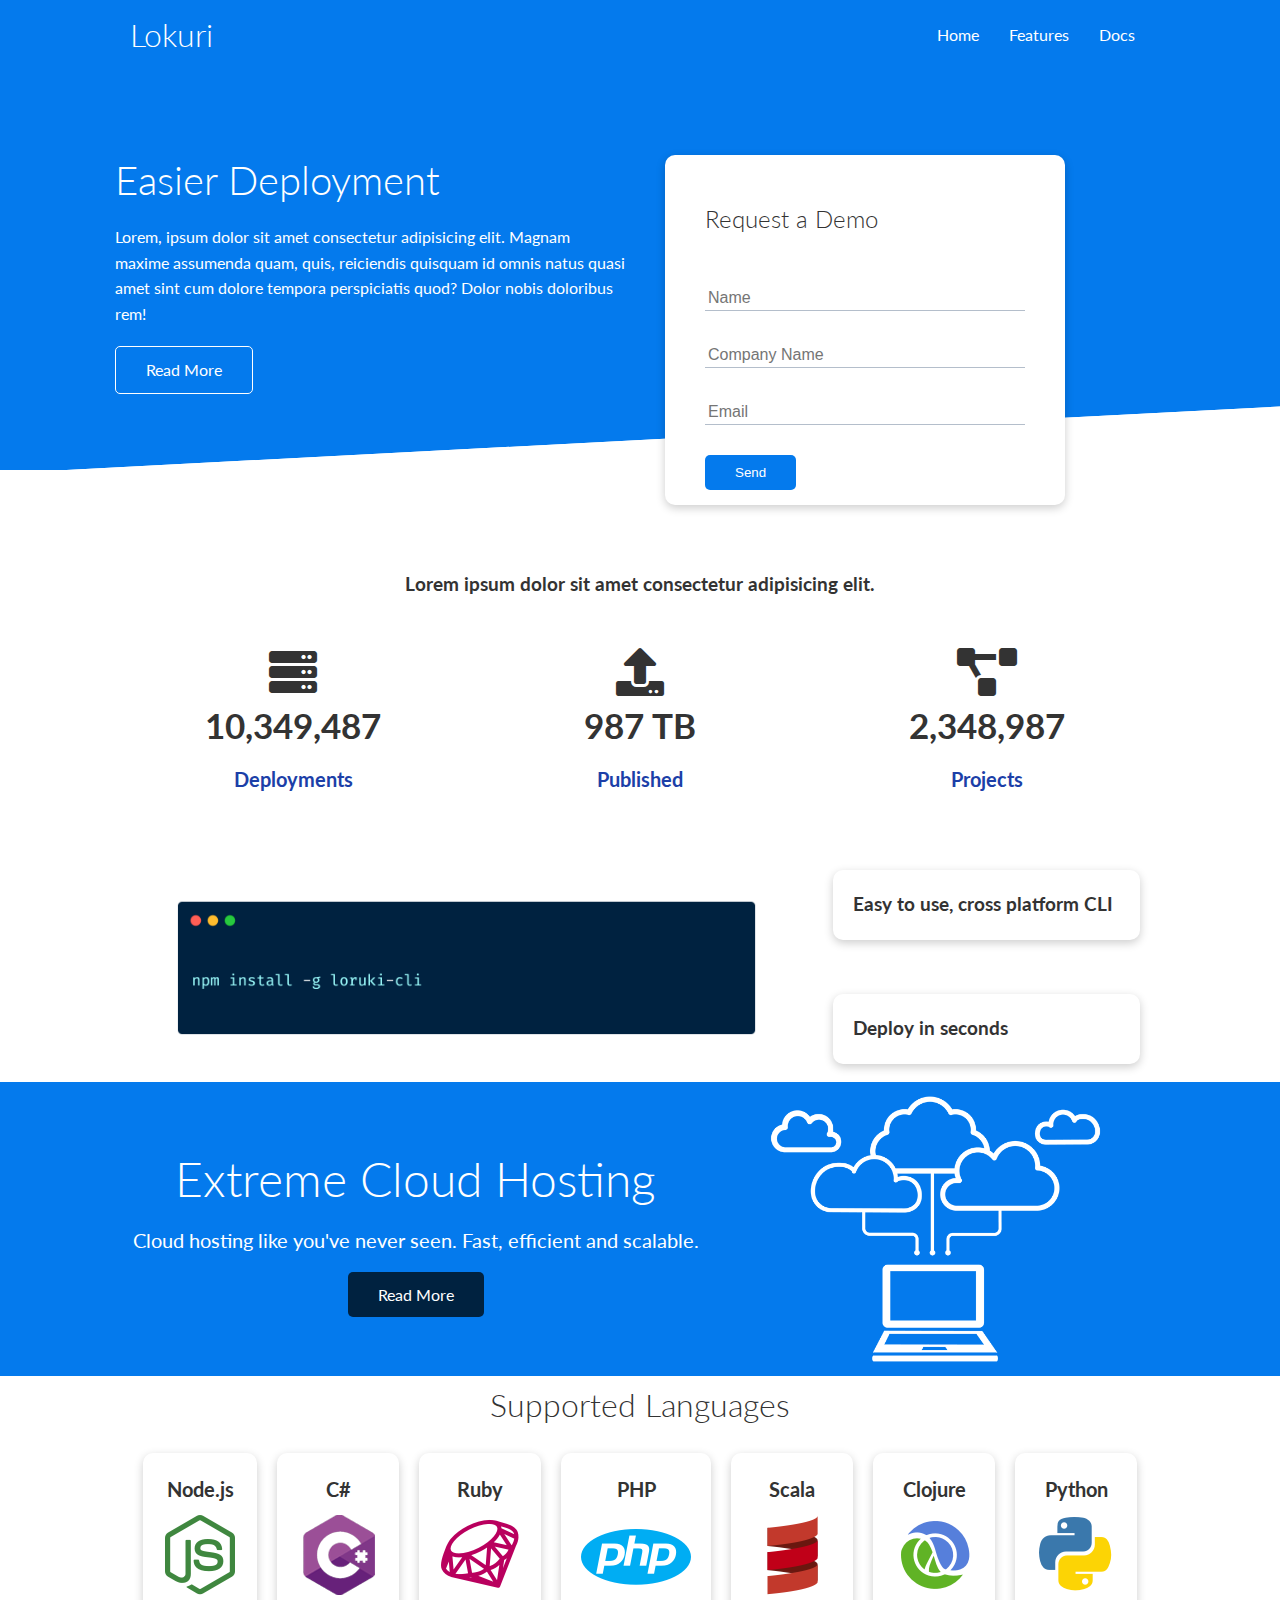
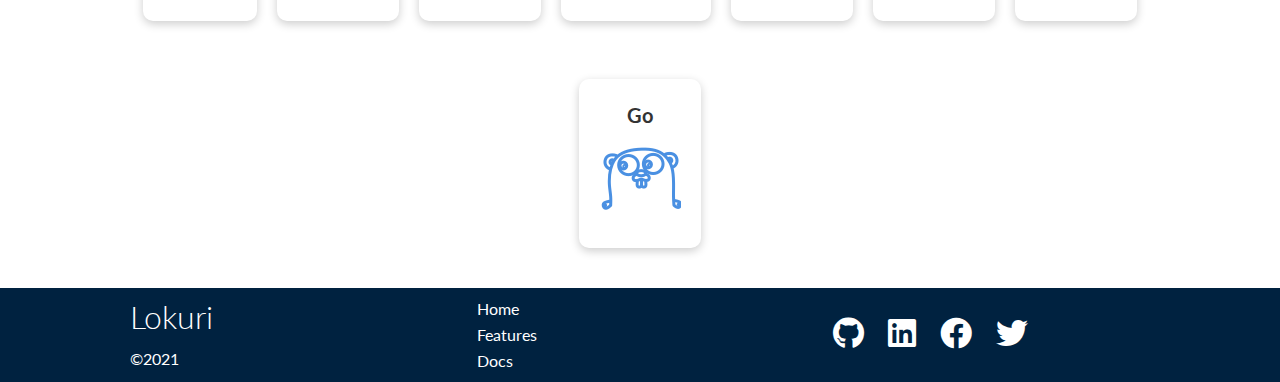
<file: index.html>
<!DOCTYPE html>
<html lang="en">
<head>
    <meta charset="UTF-8">
    <meta name="viewport" content="width=device-width, initial-scale=1.0">
    <link rel="stylesheet" href="https://cdnjs.cloudflare.com/ajax/libs/font-awesome/5.15.1/css/all.min.css">
    <link rel="preconnect" href="https://fonts.gstatic.com">
    <link href="https://fonts.googleapis.com/css2?family=Lato:wght@300;400&display=swap" rel="stylesheet">
    <link rel="stylesheet" href="css/utilities.css">
    <link rel="stylesheet" href="css/style.css">
    <title>Responsive Website Template</title>
</head>
<body>
    <!-- Nav bar -->
    <div class="navbar">
     <div class="container flex">
       <h1 class="logo">Lokuri</h1>   
       <nav>
          <ul>
            <li><a href="index.html">Home</a></li>
            <li><a href="features.html">Features</a></li>
            <li><a href="docs.html">Docs</a></li>
          </ul>
       </nav>
     </div>
    </div>
    <!-- top-section -->
    <section class="top-section">
        <div class="container grid">
            <div class="top-section-text">
                <h1>Easier Deployment</h1>
                <p>Lorem, ipsum dolor sit amet consectetur adipisicing elit. Magnam maxime assumenda quam, quis, reiciendis quisquam id omnis natus quasi amet sint cum dolore tempora perspiciatis quod? Dolor nobis doloribus rem!</p>
                <a href="features.html" class="btn btn-outline">Read More</a>
            </div>
        <div class="top-section-form card">
          <h2>Request a Demo</h2>
       <form name="contact" method="POST" netlify-honeypot="bot-field" data-netlify="true">
          <input type="hidden" name="form-name" value="contact">
          <p class="hidden">
            <label>Don’t fill this out if you’re human: <input name="bot-field" /></label>
          </p>
          <div class="form-control">
              <input type="text" name="name" placeholder="Name" required>
          </div>
          <div class="form-control">
              <input type="text" name="company" placeholder="Company Name" required>
          </div>
          <div class="form-control">
                <input type="email" name="email" placeholder="Email" required>
          </div>
          <input type="submit" value="Send" class="btn btn-primary">
        </form>
        </div>
      </div>
    </section>

    <!-- Stats -->
    <section class="stats">
      <div class="container">
        <h3 class="stats-heading text-center my-1">Lorem ipsum dolor sit amet consectetur adipisicing elit. </h3>
        <div class="grid grid-3 text-center my-4">
          <div>
            <i class="fas fa-server fa-3x"></i>
            <h3>10,349,487</h3>
            <p class="text-secondary">Deployments</p>
          </div>
          <div>
            <i class="fas fa-upload fa-3x"></i>
            <h3>987 TB</h3>
            <p class="text-secondary">Published</p> 
          </div>
          <div>
            <i class="fas fa-project-diagram fa-3x"></i>
            <h3>2,348,987</h3>
            <p class="text-secondary">Projects</p>
          </div>
        </div>
      </div>
    </section>
    <!-- Cli -->
    <section class="cli">
        <div class="container grid">
            <img src="images/cli.png" alt="Safari browser illustration">
            <div class="card">
                <h3>Easy to use, cross platform CLI</h3>
            </div>
            <div class="card">
                <h3>Deploy in seconds</h3>
            </div>
        </div>
    </section>

    <!-- Cloud -->
    <section class="cloud bg-primary my2 py2">
      <div class="container grid">
        <div class="text-center">
          <h2 class="lg">Extreme Cloud Hosting</h2>  
          <p class="lead my-1">Cloud hosting like you've never seen. Fast, efficient and scalable.</p>
          <a href="features.html" class="btn btn-dark">Read More</a>
        </div>
        <img src="images/cloud.png" alt="">
      </div>    
    </section>

    <!-- Languages -->
    <section class="languages">
        <h2 class="md text-center my2">Supported Languages</h2>
        <div class="container flex">
            <div class="card">
                <h4>Node.js</h4>
                <img src="images/logos/node.png" alt="node.js icon">
            </div>
            <div class="card">
                <h4>C#</h4>
                <img src="images/logos/csharp.png" alt="C# icon">
            </div>
            <div class="card">
                <h4>Ruby</h4>
                <img src="images/logos/ruby.png" alt="Ruby icon">
            </div>
            <div class="card">
                <h4>PHP</h4>
                <img src="images/logos/php.png" alt="PHP icon">
            </div>
            <div class="card">
                <h4>Scala</h4>
                <img src="images/logos/scala.png" alt="Scala icon">
            </div>
            <div class="card">
                <h4>Clojure</h4>
                <img src="images/logos/clojure.png" alt="Clojure icon">
            </div>
            <div class="card">
                <h4>Python</h4>
                <img src="images/logos/python.png" alt="Python icon">
            </div>
            <div class="card">
                <h4>Go</h4>
                <img src="images/logos/go.png" alt="Go icon">
            </div>
        </div>
    </section>

    <!-- Footer -->
    <footer class="footer bg-dark">
        <div class="container grid grid-3">
          <div>
            <h1>Lokuri</h1>
            <p>&copy2021</p>
          </div>
          <nav>
            <ul>
              <li><a href="index.html">Home</a></li>
              <li><a href="features.html">Features</a></li>
              <li><a href="docs.html">Docs</a></li>
            </ul>
          </nav> 
          <div class="social">
              <a href="#"><i class="fab fa-github fa-2x"></i></a>
              <a href="#"><i class="fab fa-linkedin fa-2x"></i></a>
              <a href="#"><i class="fab fa-facebook fa-2x"></i></a>
              <a href="#"><i class="fab fa-twitter fa-2x"></i></a>
          </div>
        </div>
    </footer>

</body>
</html>
</file>
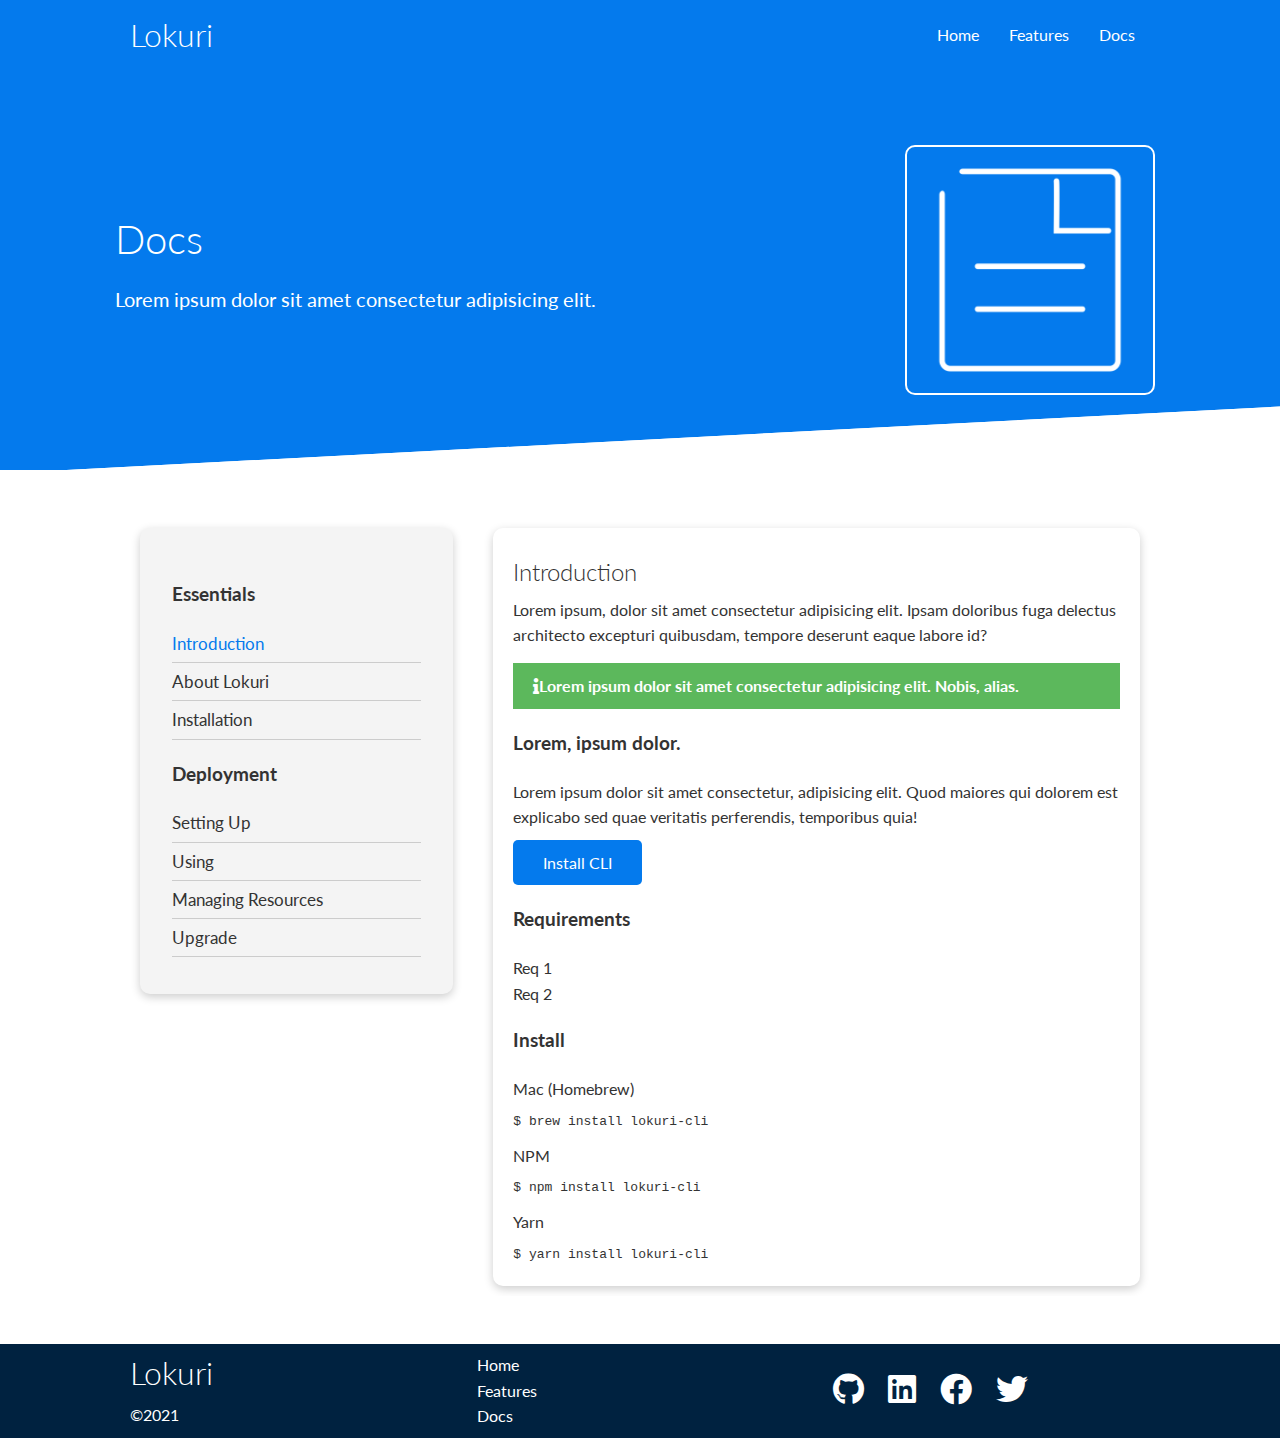
<file: docs.html>
<!DOCTYPE html>
<html lang="en">
<head>
    <meta charset="UTF-8">
    <meta name="viewport" content="width=device-width, initial-scale=1.0">
    <link rel="stylesheet" href="https://cdnjs.cloudflare.com/ajax/libs/font-awesome/5.15.1/css/all.min.css">
    <link rel="preconnect" href="https://fonts.gstatic.com">
    <link href="https://fonts.googleapis.com/css2?family=Lato:wght@300;400&display=swap" rel="stylesheet">
    <link rel="stylesheet" href="css/utilities.css">
    <link rel="stylesheet" href="css/style.css">
    <title>Responsive Website Template</title>
</head>
<body>
  <!-- Nav bar -->
  <div class="navbar">
     <div class="container flex">
       <h1 class="logo">Lokuri</h1>   
       <nav>
          <ul>
            <li><a href="index.html">Home</a></li>
            <li><a href="features.html">Features</a></li>
            <li><a href="docs.html">Docs</a></li>
          </ul>
       </nav>
     </div>
    </div>

  <!-- Head -->
  <section class="top-section bg-primary py3">
    <div class="container grid">
      <div class="top-section-text">
        <h1 class="xl">Docs</h1>
        <p class="lead">Lorem ipsum dolor sit amet consectetur adipisicing elit.</p>
      </div>
        <img src="images/docs.png" alt="server illustration">
    </div>
  </section>
  <!-- Docs Main -->
  <section class="docs-main my-4">
    <div class="container grid">
      <div class="card bg-light p-3">
        <h3 class="my-2">Essentials</h3>
        <nav>
          <ul>
            <li><a class="text-primary" href="#">Introduction</a></li>
            <li><a href="#">About Lokuri</a></li>
            <li><a href="#">Installation</a></li>
          </ul>
        </nav>
        <h3 class="my-2">Deployment</h3>
        <nav>
          <ul>
            <li><a href="#">Setting Up</a></li>
            <li><a href="#">Using</a></li>
            <li><a href="#">Managing Resources</a></li>
            <li><a href="#">Upgrade</a></li>
          </ul>
        </nav>
      </div>
      <div class="card">
        <h2>Introduction</h2>
        <p>Lorem ipsum, dolor sit amet consectetur adipisicing elit. Ipsam doloribus fuga delectus architecto excepturi quibusdam, tempore deserunt eaque labore id?</p>
        <div class="alert alert-success">
          <i class="fas fa-info"></i>Lorem ipsum dolor sit amet consectetur adipisicing elit. Nobis, alias.</i>
        </div>
        <h3>Lorem, ipsum dolor.</h3>
        <p>Lorem ipsum dolor sit amet consectetur, adipisicing elit. Quod maiores qui dolorem est explicabo sed quae veritatis perferendis, temporibus quia!</p>
        <a href="#" class="btn btn-primary">Install CLI</a>
        
        <h3>Requirements</h3>
        <ul>
          <li>Req 1</li>
          <li>Req 2</li>
        </ul>
        
        <h3>Install</h3>
        <p>Mac (Homebrew)</p>
        <pre><code>$ brew install lokuri-cli</code></pre>
        <p>NPM</p>
        <pre><code>$ npm install lokuri-cli</code></pre>
        <p>Yarn</p>
        <pre><code>$ yarn install lokuri-cli</code></pre>
      </div>
    </div>
  </section>

    <!-- Footer -->
    <footer class="footer bg-dark">
        <div class="container grid grid-3">
          <div>
            <h1>Lokuri</h1>
            <p>&copy2021</p>
          </div>
          <nav>
            <ul>
              <li><a href="index.html">Home</a></li>
              <li><a href="features.html">Features</a></li>
              <li><a href="docs.html">Docs</a></li>
            </ul>
          </nav> 
          <div class="social">
              <a href="#"><i class="fab fa-github fa-2x"></i></a>
              <a href="#"><i class="fab fa-linkedin fa-2x"></i></a>
              <a href="#"><i class="fab fa-facebook fa-2x"></i></a>
              <a href="#"><i class="fab fa-twitter fa-2x"></i></a>
          </div>
        </div>
    </footer>

</body>
</html>
</file>
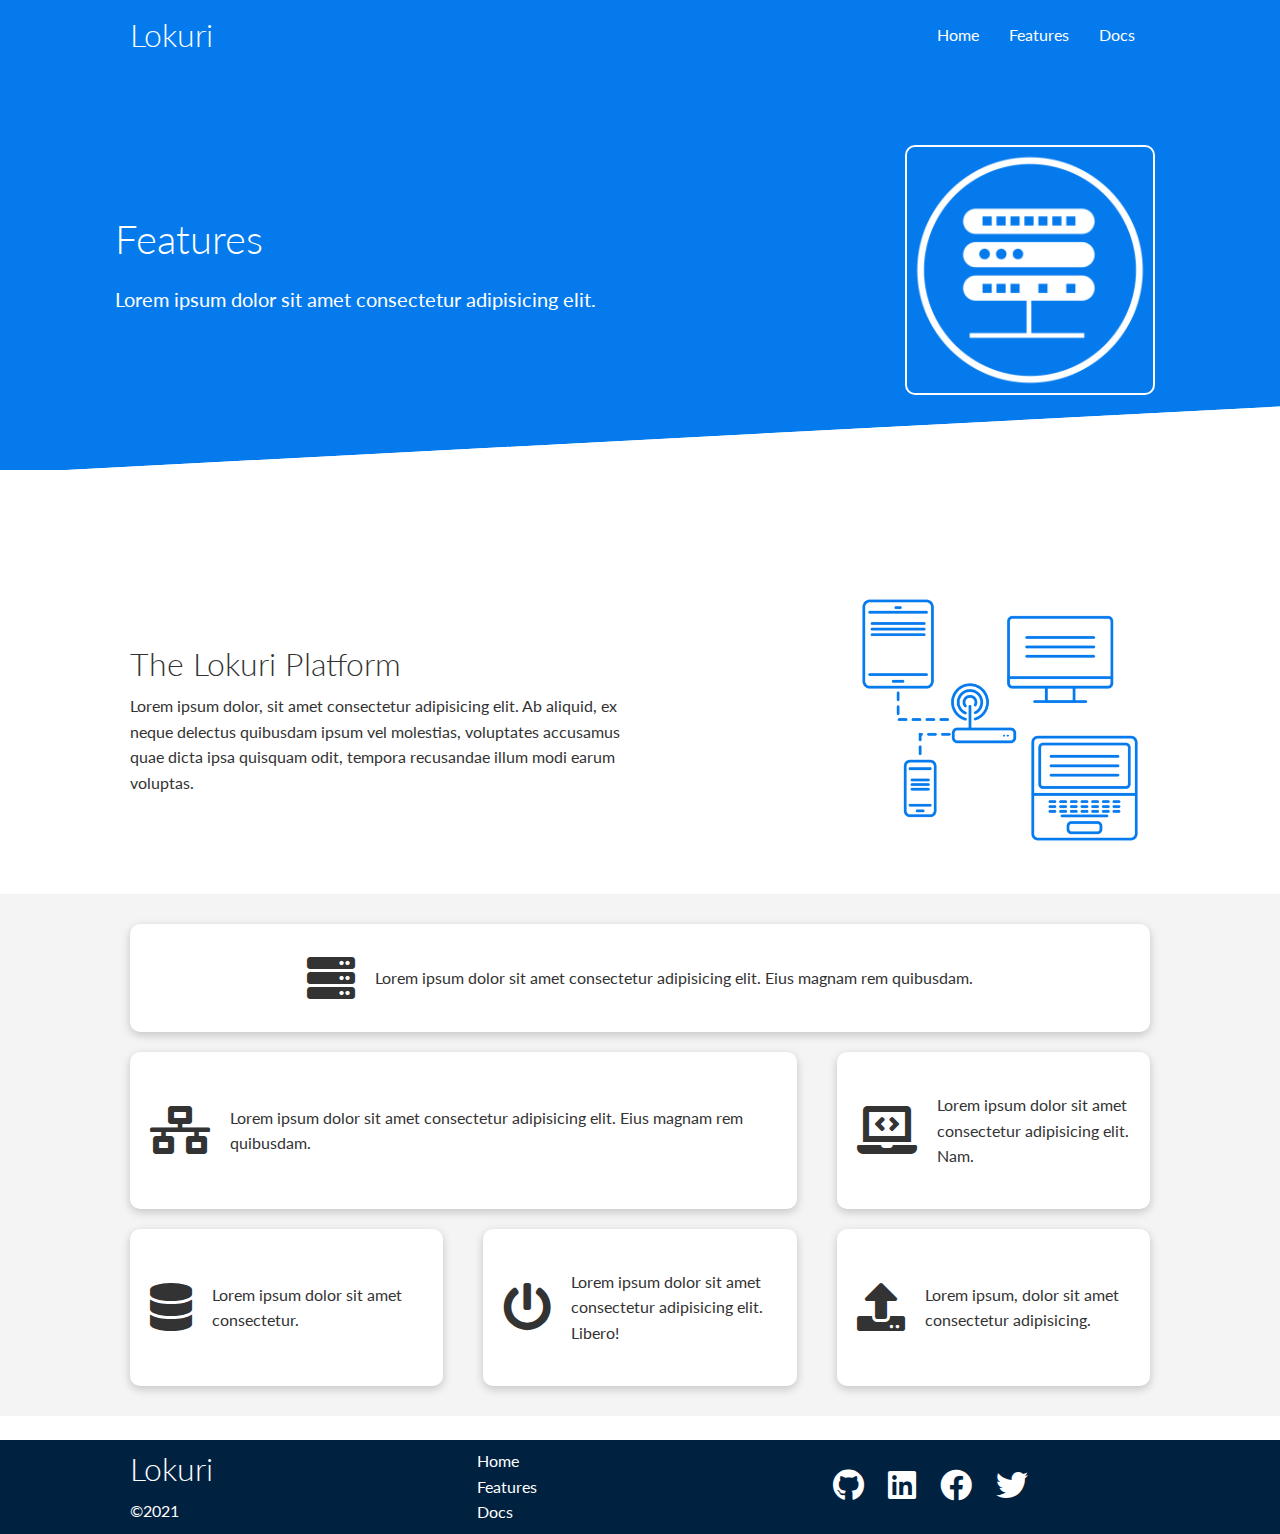
<file: features.html>
<!DOCTYPE html>
<html lang="en">
<head>
    <meta charset="UTF-8">
    <meta name="viewport" content="width=device-width, initial-scale=1.0">
    <link rel="stylesheet" href="https://cdnjs.cloudflare.com/ajax/libs/font-awesome/5.15.1/css/all.min.css">
    <link rel="preconnect" href="https://fonts.gstatic.com">
    <link href="https://fonts.googleapis.com/css2?family=Lato:wght@300;400&display=swap" rel="stylesheet">
    <link rel="stylesheet" href="css/utilities.css">
    <link rel="stylesheet" href="css/style.css">
    <title>Responsive Website Template</title>
</head>
<body>
    <!-- Nav bar -->
    <div class="navbar">
     <div class="container flex">
       <h1 class="logo">Lokuri</h1>   
       <nav>
          <ul>
            <li><a href="index.html">Home</a></li>
            <li><a href="features.html">Features</a></li>
            <li><a href="docs.html">Docs</a></li>
          </ul>
       </nav>
     </div>
    </div>

    <!-- Head -->
    <section class="top-section bg-primary py3">
      <div class="container grid">
        <div class="top-section-text">
          <h1 class="xl">Features</h1>
          <p class="lead">Lorem ipsum dolor sit amet consectetur adipisicing elit.</p>
        </div>
          <img src="images/server.png" alt="server illustration">
      </div>
    </section>

    <!-- Sub head -->
    <section class="features-sub-head py3">
      <div class="container grid">
        <div>
          <h1 class="md">The Lokuri Platform</h1>
          <p>Lorem ipsum dolor, sit amet consectetur adipisicing elit. Ab aliquid, ex neque delectus quibusdam ipsum vel molestias, voluptates accusamus quae dicta ipsa quisquam odit, tempora recusandae illum modi earum voluptas.</p>
        </div>
          <img src="images/server2.png" alt="server illustration">
      </div>
    </section>

    <!-- Features Main -->
    <section class="features-main bg-light my-2">
      <div class="container grid grid-3">
        <div class="card flex">
          <i class="fas fa-server fa-3x"></i>
          <p>Lorem ipsum dolor sit amet consectetur adipisicing elit. Eius magnam rem quibusdam.</p>
        </div>
        <div class="card flex">
          <i class="fas fa-network-wired fa-3x"></i>
          <p>Lorem ipsum dolor sit amet consectetur adipisicing elit. Eius magnam rem quibusdam.</p>
        </div>
        <div class="card flex">
          <i class="fas fa-laptop-code fa-3x"></i>
          <p>Lorem ipsum dolor sit amet consectetur adipisicing elit. Nam.</p>
        </div>
        <div class="card flex">
          <i class="fas fa-database fa-3x"></i>
          <p>Lorem ipsum dolor sit amet consectetur.</p>
        </div>
        <div class="card flex">
          <i class="fas fa-power-off fa-3x"></i>
          <p>Lorem ipsum dolor sit amet consectetur adipisicing elit. Libero!</p>
        </div>
        <div class="card flex">
          <i class="fas fa-upload fa-3x"></i>
          <p>Lorem ipsum, dolor sit amet consectetur adipisicing.</p>
        </div>
       
      </div>
    </section>

    <!-- Footer -->
    <footer class="footer bg-dark">
        <div class="container grid grid-3">
          <div>
            <h1>Lokuri</h1>
            <p>&copy2021</p>
          </div>
          <nav>
            <ul>
              <li><a href="index.html">Home</a></li>
              <li><a href="features.html">Features</a></li>
              <li><a href="docs.html">Docs</a></li>
            </ul>
          </nav> 
          <div class="social">
              <a href="#"><i class="fab fa-github fa-2x"></i></a>
              <a href="#"><i class="fab fa-linkedin fa-2x"></i></a>
              <a href="#"><i class="fab fa-facebook fa-2x"></i></a>
              <a href="#"><i class="fab fa-twitter fa-2x"></i></a>
          </div>
        </div>
    </footer>

</body>
</html>
</file>
<file: css/utilities.css>
/* Utilities */
.container {
  max-width: 1100px;
  margin: 0 auto;
  overflow: auto;
  padding: 0 40px;
}

.card {
  background-color: #ffffff;
  border-radius: 10px;
  box-shadow: 0 3px 10px rgba(0, 0, 0, 0.2);
  padding: 20px;
  margin: 10px;
  color: #333333;
}

.btn {
  display: inline-block;
  padding: 10px 30px;
  cursor: pointer;
  background-color: var(--primary-color);
  color: #ffffff;
  border: none;
  border-radius: 5px;
}

.btn-outline {
  background-color: transparent;
  border: 1px #ffffff solid;
}

.btn:hover {
  transform: scale(0.95);
}

/* Backgrounds and colored buttons */
.bg-primary,
.btn-primary {
  background-color: var(--primary-color);
  color: #ffffff;
}
.bg-secondary,
.btn-secondary {
  background-color: var(--secondary-color);
  color: #ffffff;
}
.bg-dark,
.btn-dark {
  background-color: var(--dark-color);
  color: #ffffff;
}
.bg-light,
.btn-light {
  background-color: var(--light-color);
  color: #333333;
}
.bg-primary a,
.btn-primary a,
.bg-secondary a,
.btn-second.bg-secondary a,
.bg-dark a,
.btn-dark a {
  color: #ffffff;
}

/* Text colors */
.text-primary {
  color: var(--primary-color);
}
.text-secondary {
  color: var(--secondary-color);
}
.text-dark {
  color: var(--dark-color);
}
.text-light {
  color: var(--light-color);
}

/* Text sizes */
.lead {
  font-size: 20px;
}
.sm {
  font-size: 1rem;
}
.md {
  font-size: 2rem;
}
.lg {
  font-size: 3rem;
}
.xl {
  font-size: 4rem;
}
.text-center {
  text-align: center;
}
/*alert */
.alert {
  background-color: var(--light-color);
  padding: 10px 20px;
  font-weight: bold;
  margin: 15px 0;
}
.alert-success {
  background-color: var(--success-color);
  color: #ffffff;
}
.alert-error {
  background-color: var(--error-color);
  color: #ffffff;
}
.flex {
  display: flex;
  justify-content: center;
  align-items: center;
  height: 100%;
}

.grid {
  display: grid;
  grid-template-columns: repeat(2, 1fr);
  gap: 20px;
  justify-content: center;
  align-items: center;
  height: 100%;
}

.grid-3 {
  grid-template-columns: repeat(3, 1fr);
  justify-content: space-between;
}

/* Margin */
.my-1 {
  margin: 1rem 0;
}
.my-2 {
  margin: 1.5rem 0;
}
.my-3 {
  margin: 2rem 0;
}
.my-4 {
  margin: 3rem 0;
}
.my-5 {
  margin: 4rem 0;
}

.m-1 {
  margin: 1rem;
}
.m-2 {
  margin: 1.5rem;
}
.m-3 {
  margin: 2rem;
}
.m-4 {
  margin: 3rem;
}
.m-5 {
  margin: 4rem;
}
/* Padding */
.py-1 {
  padding: 1rem 0;
}
.py-2 {
  padding: 1.5rem 0;
}
.py-3 {
  padding: 2rem 0;
}
.py-4 {
  padding: 3rem 0;
}
.py-5 {
  padding: 4rem 0;
}

.p-1 {
  padding: 1rem;
}
.p-2 {
  padding: 1.5rem;
}
.p-3 {
  padding: 2rem;
}
.p-4 {
  padding: 3rem;
}
.p-5 {
  padding: 4rem;
}
</file>
<file: css/style.css>
/* Global Styles */
:root {
  --primary-color: #047aed;
  --secondary-color: #1c3fa8;
  --dark-color: #002240;
  --light-color: #f4f4f4;
  --success-color: #5cb85c;
  --error-color: #d9534f;
}

* {
  box-sizing: border-box;
  padding: 0;
  margin: 0;
}

body {
  font-family: "Lato", sans-serif;
  color: #333333;
  line-height: 1.6;
}

ul {
  list-style-type: none;
}

a {
  text-decoration: none;
  color: #333333;
}

h1,
h2 {
  font-weight: 300;
  line-height: 1.2;
  margin: 10px 0;
}

p {
  margin: 10px 0;
}

img {
  width: 100%;
}

.hidden {
  visibility: hidden;
  height: 0;
}

/* Navbar */
.navbar {
  background-color: var(--primary-color);
  color: #ffffff;
  height: 70px;
  position: relative;
}

.navbar ul {
  display: flex;
}

.navbar a {
  color: #ffffff;
  padding: 10px;
  margin: 0 5px;
}

.navbar a:hover {
  border-bottom: 2px #ffffff solid;
}

.navbar .flex {
  justify-content: space-between;
}

/* top-section */

.top-section {
  height: 400px;
  background-color: var(--primary-color);
  color: #ffffff;
  position: relative;
  padding: 10px 0;
}

.top-section h1 {
  font-size: 40px;
}

.top-section p {
  margin: 20px 0;
}

.top-section .grid {
  overflow: visible;
  grid-template-columns: 50% 50%;
  gap: 30px;
}

.top-section-text {
  animation: slideInFromLeft 1s ease-in;
}

.top-section-form {
  position: relative;
  top: 60px;
  height: 350px;
  width: 400px;
  padding: 40px;
  z-index: 100;
  animation: slideInFromRight 1s ease-in;
}

.top-section-form .form-control {
  margin: 30px 0;
}

.top-section-form input[type="text"],
.top-section-form input[type="email"] {
  border: 0;
  border-bottom: 1px solid #b4becb;
  width: 100%;
  padding: 3px;
  font-size: 1rem;
}

.top-section-form input:focus {
  outline: none;
}

.top-section::before,
.top-section::after {
  content: "";
  position: absolute;
  height: 100px;
  bottom: -70px;
  right: 0;
  left: 0;
  background-color: #ffffff;
  transform: skewY(-3deg);
  -webkit-transform: skewY(-3deg);
  -moz-transform: skewY(-3deg);
  -ms-transform: skewY(-3deg);
}
.top-section img,
.top-section img {
  background-color: var(--primary-color);
  width: 250px;
  border: solid 2px #ffffff;
  border-radius: 10px;
  justify-self: flex-end;
  margin: 10px;
  z-index: 100;
  animation: slideInFromRight 1s ease-in;
}

/* Stats */
.stats,
.features-sub-head {
  padding-top: 100px;
  animation: slideInFromBottom 1s ease-in;
}

.stats-heading {
  max-width: 500px;
  margin: auto;
}

.stats .grid h3 {
  font-size: 35px;
}

.stats .grid p {
  font-size: 20px;
  font-weight: bold;
}

/* CLI */
.cli .grid {
  grid-template-columns: repeat(3, 1fr);
  grid-template-rows: repeat(2, 1fr);
}

.cli .grid > *:first-child {
  grid-column: 1 / span 2;
  grid-row: 1 / span 2;
}

/* Cloud */
.cloud .grid {
  grid-template-columns: 4fr 3fr;
}

/* Languages */
.languages .flex {
  flex-wrap: wrap;
}
.languages .card {
  text-align: center;
  margin: 18px 10px 40px;
  transition: transform 0.2s ease-in;
}

.languages .card h4 {
  font-size: 20px;
  margin-bottom: 10px;
}

.languages .card:hover {
  transform: translateY(-15px);
}

.features-sub-head,
.docs-main {
  position: relative;
  z-index: 100;
  animation: slideInFromBottom 1s ease-in;
}
.features-sub-head img {
  width: 300px;
  justify-self: flex-end;
}
.features-main .card > i {
  margin-right: 20px;
}
.features-main .grid {
  padding: 30px;
}
.features-main .grid > *:first-child {
  grid-column: 1 / span 3;
}
.features-main .grid > *:nth-child(2) {
  grid-column: 1 / span 2;
}

/* Docs */
.docs-main {
  z-index: 2;
}
.docs-main h3 {
  margin: 20px 0;
}

.docs-main .grid {
  grid-template-columns: 1fr 2fr;
  align-items: flex-start;
}
.docs-main nav li {
  font-size: 17px;
  padding-bottom: 5px;
  margin-bottom: 5px;
  border-bottom: 1px #ccc solid;
}

.docs-main a:hover {
  font-weight: bold;
}

/* Footer */
.footer .social a {
  margin: 0 10px;
}

/* Animations */
@keyframes slideInFromLeft {
  0% {
    transform: translateX(-100%);
  }
  100% {
    transform: translateX(0);
  }
}
@keyframes slideInFromRight {
  0% {
    transform: translateX(100%);
  }
  100% {
    transform: translateX(0);
  }
}
@keyframes slideInFromTop {
  0% {
    transform: translateY(-100%);
  }
  100% {
    transform: translateY(0);
  }
}
@keyframes slideInFromBottom {
  0% {
    transform: translateY(100%);
  }
  100% {
    transform: translateY(0);
  }
}

/* Media Queries */
/* Tablets and smaller */
@media (max-width: 768px) {
  .grid,
  .top-section .grid,
  .stats .grid,
  .cli,
  .cloud .grid,
  .top-section .grid,
  .features-main .grid,
  .top-section .grid,
  .docs-main .grid {
    grid-template-columns: 1fr;
    grid-template-rows: 1fr;
  }
  .top-section,
  .top-section,
  .top-section {
    height: auto;
  }
  .top-section-text,
  .top-section-text,
  .docs-text {
    text-align: center;
    margin-top: 40px;
    animation: slideInFromTop 1s ease-in;
  }
  .top-section-form,
  .top-section img {
    justify-self: center;
    margin: auto;
    animation: slideInFromBottom 1s ease-in;
  }
  .cli .grid {
    grid-template-columns: 1fr;
    grid-template-rows: 1fr;
  }
  .cli .grid > *:first-child {
    grid-column: 1;
    grid-row: 1;
  }
  .top-section,
  .features-sub-head {
    text-align: center;
  }
  .top-section,
  .features-sub-head,
  img {
    justify-self: center;
  }

  .features-sub-head img {
    justify-self: center;
  }
  .features-main .grid > *:first-child,
  .features-main .grid > *:nth-child(2) {
    grid-column: 1;
  }
}

/* Mobile */
@media (max-width: 500px) {
  .navbar {
    height: 110px;
    width: 100vw;
    padding-bottom: 10px;
  }
  .navbar .flex {
    flex-direction: column;
    gap: 5px;
  }
  .navbar ul {
    background-color: rgba(0, 0, 0, 0.1);
  }
  .top-section-form {
    width: 300px;
  }
}
</file>
